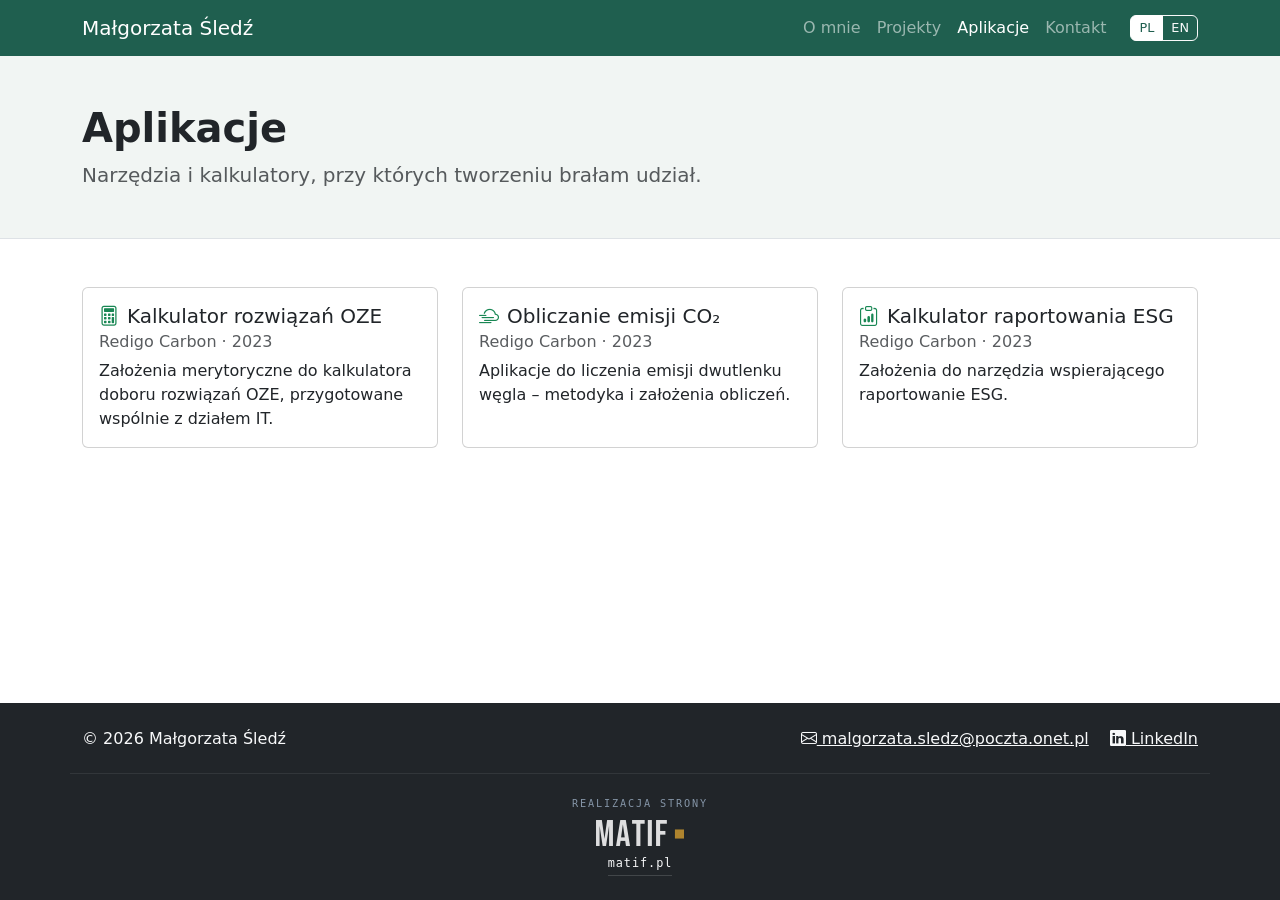
<file: aplikacje.html>
<!doctype html>
<html lang="pl">
<head>
<meta charset="utf-8">
<meta name="viewport" content="width=device-width, initial-scale=1">
<title>Aplikacje – Małgorzata Śledź</title>
<link rel="alternate" hreflang="en" href="en/apps.html">
<link href="https://cdn.jsdelivr.net/npm/bootstrap@5.3.3/dist/css/bootstrap.min.css" rel="stylesheet">
<link href="https://cdn.jsdelivr.net/npm/bootstrap-icons@1.11.3/font/bootstrap-icons.min.css" rel="stylesheet">
<link href="style.css" rel="stylesheet">
</head>
<body>

<nav class="navbar navbar-expand-md navbar-dark fixed-top">
  <div class="container">
    <a class="navbar-brand" href="index.html">Małgorzata Śledź</a>
    <button class="navbar-toggler" type="button" data-bs-toggle="collapse" data-bs-target="#menu" aria-controls="menu" aria-expanded="false" aria-label="Menu">
      <span class="navbar-toggler-icon"></span>
    </button>
    <div class="collapse navbar-collapse" id="menu">
      <ul class="navbar-nav ms-auto me-md-3">
        <li class="nav-item"><a class="nav-link" href="index.html">O mnie</a></li>
        <li class="nav-item"><a class="nav-link" href="projekty.html">Projekty</a></li>
        <li class="nav-item"><a class="nav-link active" aria-current="page" href="aplikacje.html">Aplikacje</a></li>
        <li class="nav-item"><a class="nav-link" href="kontakt.html">Kontakt</a></li>
      </ul>
      <div class="btn-group lang-switch my-2 my-md-0">
        <a class="btn btn-outline-light active" href="aplikacje.html">PL</a>
        <a class="btn btn-outline-light" href="en/apps.html">EN</a>
      </div>
    </div>
  </div>
</nav>

<main>
<header class="page-head py-5 border-bottom">
  <div class="container">
    <h1 class="fw-semibold">Aplikacje</h1>
    <p class="lead text-muted mb-0">Narzędzia i kalkulatory, przy których tworzeniu brałam udział.</p>
  </div>
</header>

<section class="py-5">
  <div class="container">
    <!-- TODO: uzupełnić listę aplikacji, opisy, zrzuty ekranu i linki -->
    <div class="row g-4">
      <div class="col-md-6 col-lg-4">
        <div class="card h-100">
          <div class="card-body">
            <h5 class="card-title"><i class="bi bi-calculator me-2 text-success"></i>Kalkulator rozwiązań OZE</h5>
            <h6 class="card-subtitle text-muted mb-2">Redigo Carbon · 2023</h6>
            <p class="card-text">Założenia merytoryczne do kalkulatora doboru rozwiązań OZE, przygotowane wspólnie z działem IT.</p>
          </div>
        </div>
      </div>
      <div class="col-md-6 col-lg-4">
        <div class="card h-100">
          <div class="card-body">
            <h5 class="card-title"><i class="bi bi-cloud-haze2 me-2 text-success"></i>Obliczanie emisji CO₂</h5>
            <h6 class="card-subtitle text-muted mb-2">Redigo Carbon · 2023</h6>
            <p class="card-text">Aplikacje do liczenia emisji dwutlenku węgla – metodyka i założenia obliczeń.</p>
          </div>
        </div>
      </div>
      <div class="col-md-6 col-lg-4">
        <div class="card h-100">
          <div class="card-body">
            <h5 class="card-title"><i class="bi bi-clipboard-data me-2 text-success"></i>Kalkulator raportowania ESG</h5>
            <h6 class="card-subtitle text-muted mb-2">Redigo Carbon · 2023</h6>
            <p class="card-text">Założenia do narzędzia wspierającego raportowanie ESG.</p>
          </div>
        </div>
      </div>
    </div>
  </div>
</section>
</main>

<footer class="bg-dark text-light py-4" id="kontakt">
  <div class="container d-flex flex-wrap justify-content-between gap-2">
    <span>© 2026 Małgorzata Śledź</span>
    <span>
      <a class="link-light me-3" href="mailto:malgorzata.sledz@poczta.onet.pl"><i class="bi bi-envelope"></i> malgorzata.sledz@poczta.onet.pl</a>
      <a class="link-light" href="https://www.linkedin.com/in/malgorzatasledz9797"><i class="bi bi-linkedin"></i> LinkedIn</a>
    </span>
  </div>
  <div class="container fcredit">
    <a class="credit" href="https://matif.pl" target="_blank" rel="noopener">
      <span class="credit-by">Realizacja strony</span>
      <img src="matif-logo.png" alt="MatIf" width="88" height="26" loading="lazy">
      <span class="credit-dom">matif.pl</span>
    </a>
  </div>
</footer>

<script src="https://cdn.jsdelivr.net/npm/bootstrap@5.3.3/dist/js/bootstrap.bundle.min.js"></script>
</body>
</html>
</file>
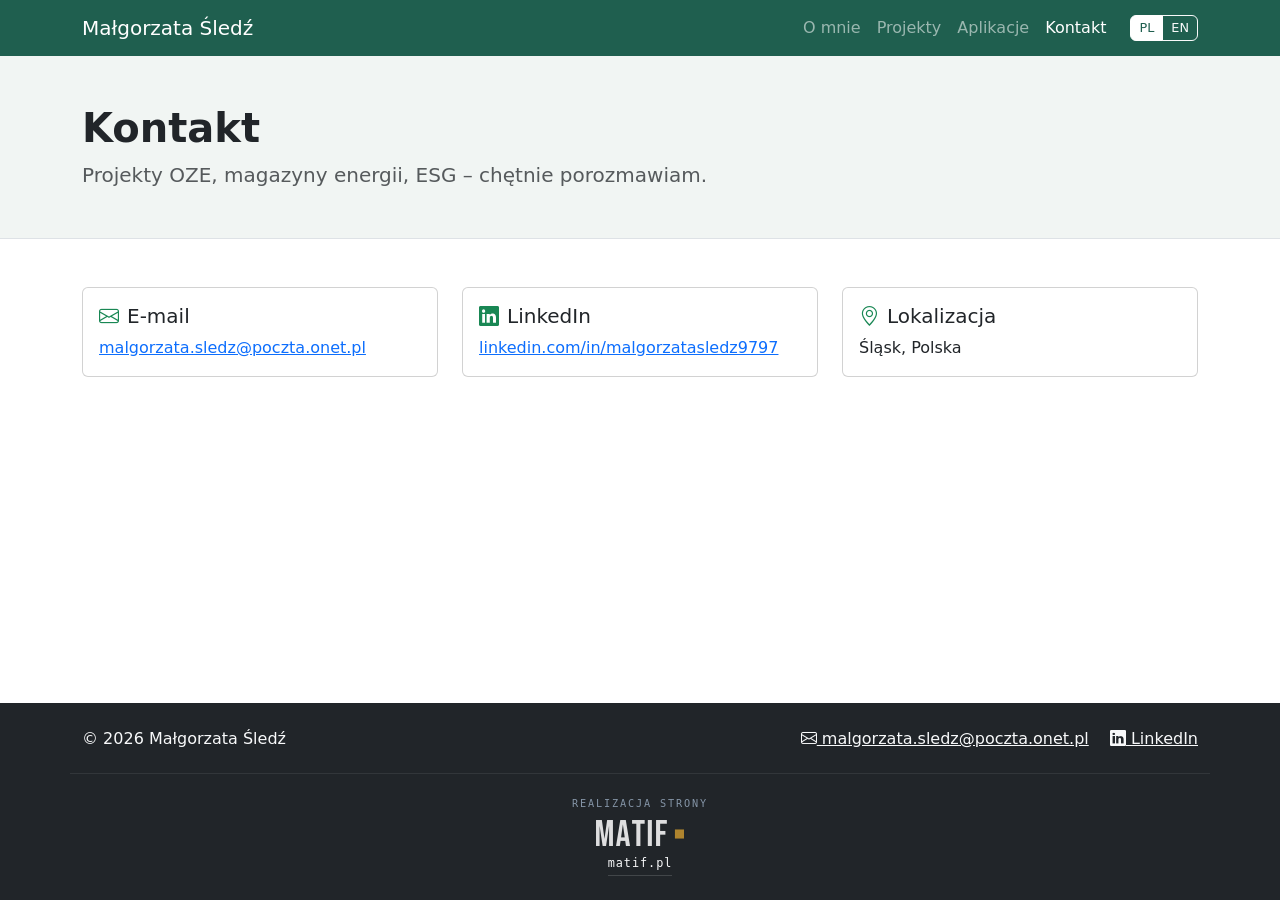
<file: kontakt.html>
<!doctype html>
<html lang="pl">
<head>
<meta charset="utf-8">
<meta name="viewport" content="width=device-width, initial-scale=1">
<title>Kontakt – Małgorzata Śledź</title>
<link rel="alternate" hreflang="en" href="en/contact.html">
<link href="https://cdn.jsdelivr.net/npm/bootstrap@5.3.3/dist/css/bootstrap.min.css" rel="stylesheet">
<link href="https://cdn.jsdelivr.net/npm/bootstrap-icons@1.11.3/font/bootstrap-icons.min.css" rel="stylesheet">
<link href="style.css" rel="stylesheet">
</head>
<body>

<nav class="navbar navbar-expand-md navbar-dark fixed-top">
  <div class="container">
    <a class="navbar-brand" href="index.html">Małgorzata Śledź</a>
    <button class="navbar-toggler" type="button" data-bs-toggle="collapse" data-bs-target="#menu" aria-controls="menu" aria-expanded="false" aria-label="Menu">
      <span class="navbar-toggler-icon"></span>
    </button>
    <div class="collapse navbar-collapse" id="menu">
      <ul class="navbar-nav ms-auto me-md-3">
        <li class="nav-item"><a class="nav-link" href="index.html">O mnie</a></li>
        <li class="nav-item"><a class="nav-link" href="projekty.html">Projekty</a></li>
        <li class="nav-item"><a class="nav-link" href="aplikacje.html">Aplikacje</a></li>
        <li class="nav-item"><a class="nav-link active" aria-current="page" href="kontakt.html">Kontakt</a></li>
      </ul>
      <div class="btn-group lang-switch my-2 my-md-0">
        <a class="btn btn-outline-light active" href="kontakt.html">PL</a>
        <a class="btn btn-outline-light" href="en/contact.html">EN</a>
      </div>
    </div>
  </div>
</nav>

<main>
<header class="page-head py-5 border-bottom">
  <div class="container">
    <h1 class="fw-semibold">Kontakt</h1>
    <p class="lead text-muted mb-0">Projekty OZE, magazyny energii, ESG – chętnie porozmawiam.</p>
  </div>
</header>

<section class="py-5">
  <div class="container">
    <div class="row g-4">
      <div class="col-md-6 col-lg-4">
        <div class="card h-100">
          <div class="card-body">
            <h5 class="card-title"><i class="bi bi-envelope me-2 text-success"></i>E-mail</h5>
            <p class="card-text"><a href="mailto:malgorzata.sledz@poczta.onet.pl">malgorzata.sledz@poczta.onet.pl</a></p>
          </div>
        </div>
      </div>
      <div class="col-md-6 col-lg-4">
        <div class="card h-100">
          <div class="card-body">
            <h5 class="card-title"><i class="bi bi-linkedin me-2 text-success"></i>LinkedIn</h5>
            <p class="card-text"><a href="https://www.linkedin.com/in/malgorzatasledz9797">linkedin.com/in/malgorzatasledz9797</a></p>
          </div>
        </div>
      </div>
      <div class="col-md-6 col-lg-4">
        <div class="card h-100">
          <div class="card-body">
            <h5 class="card-title"><i class="bi bi-geo-alt me-2 text-success"></i>Lokalizacja</h5>
            <p class="card-text">Śląsk, Polska</p>
          </div>
        </div>
      </div>
    </div>
  </div>
</section>
</main>

<footer class="bg-dark text-light py-4">
  <div class="container d-flex flex-wrap justify-content-between gap-2">
    <span>© 2026 Małgorzata Śledź</span>
    <span>
      <a class="link-light me-3" href="mailto:malgorzata.sledz@poczta.onet.pl"><i class="bi bi-envelope"></i> malgorzata.sledz@poczta.onet.pl</a>
      <a class="link-light" href="https://www.linkedin.com/in/malgorzatasledz9797"><i class="bi bi-linkedin"></i> LinkedIn</a>
    </span>
  </div>
  <div class="container fcredit">
    <a class="credit" href="https://matif.pl" target="_blank" rel="noopener">
      <span class="credit-by">Realizacja strony</span>
      <img src="matif-logo.png" alt="MatIf" width="88" height="26" loading="lazy">
      <span class="credit-dom">matif.pl</span>
    </a>
  </div>
</footer>

<script src="https://cdn.jsdelivr.net/npm/bootstrap@5.3.3/dist/js/bootstrap.bundle.min.js"></script>
</body>
</html>
</file>
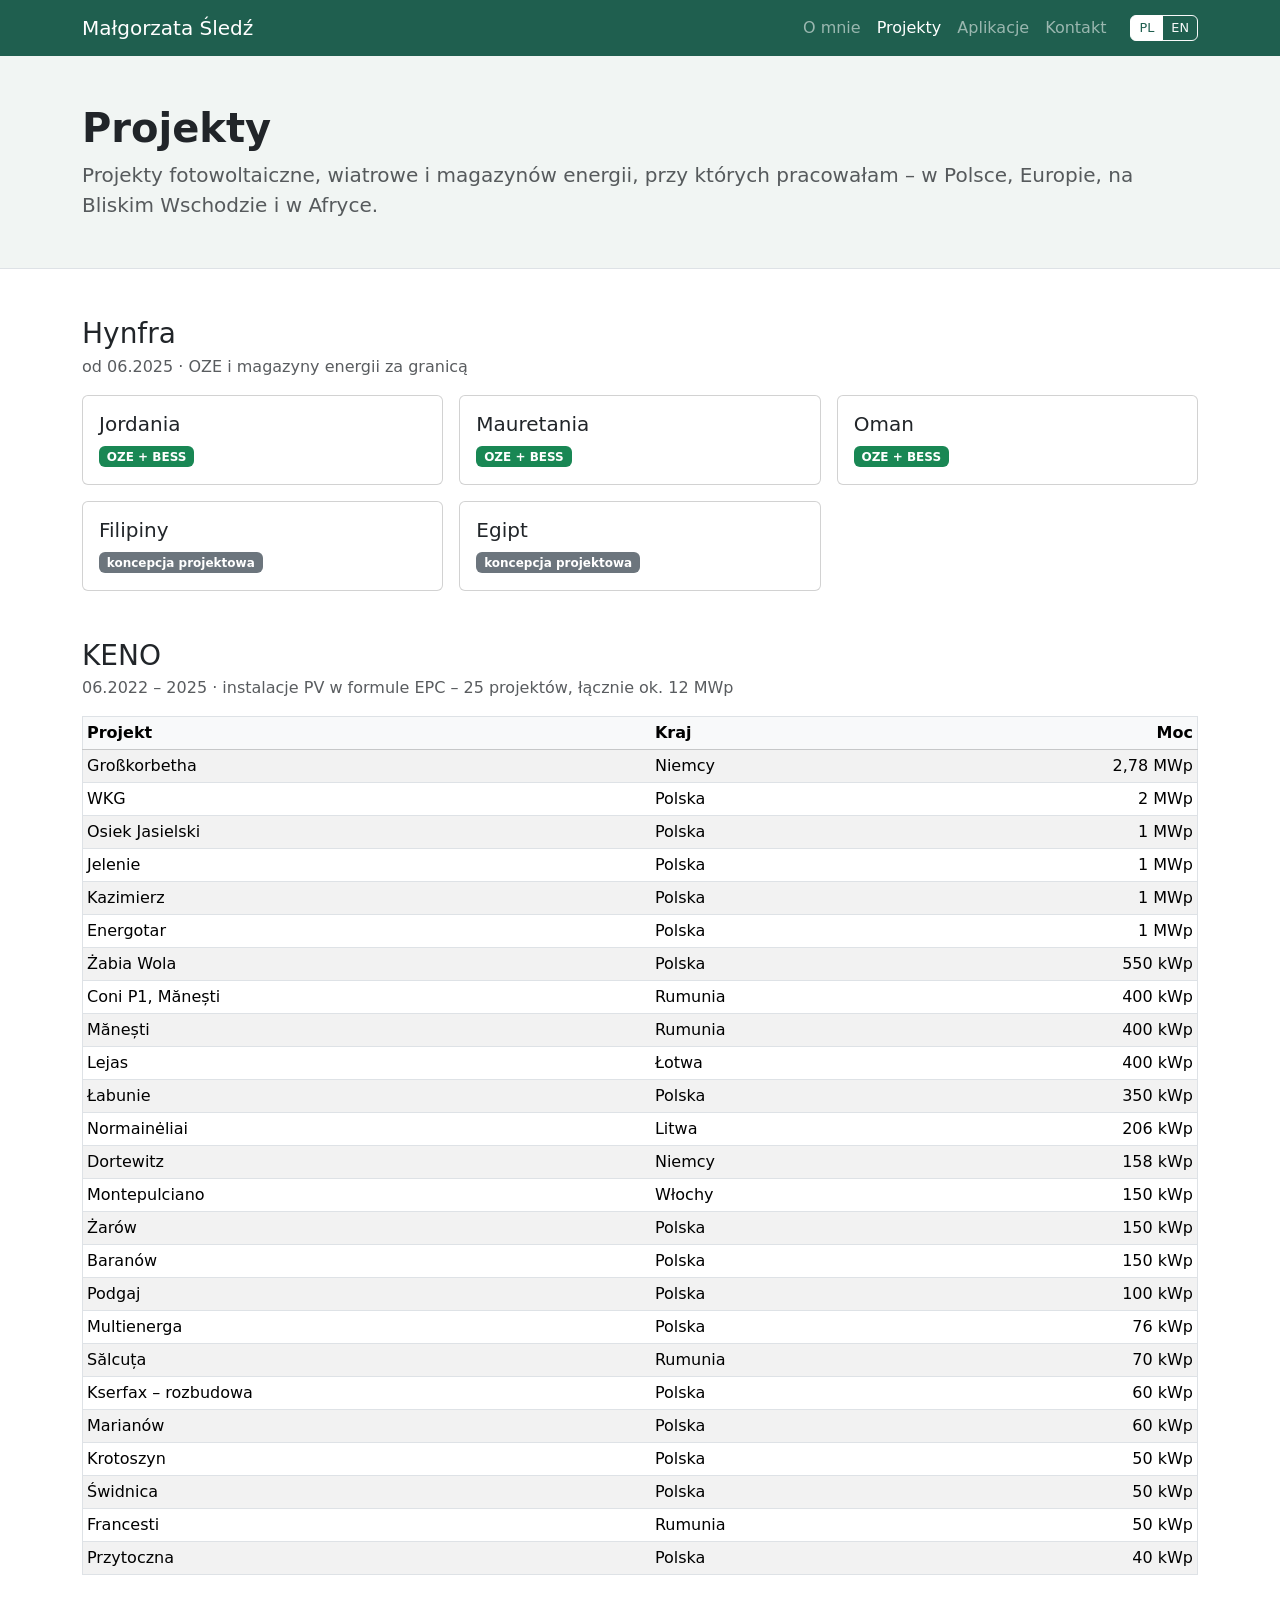
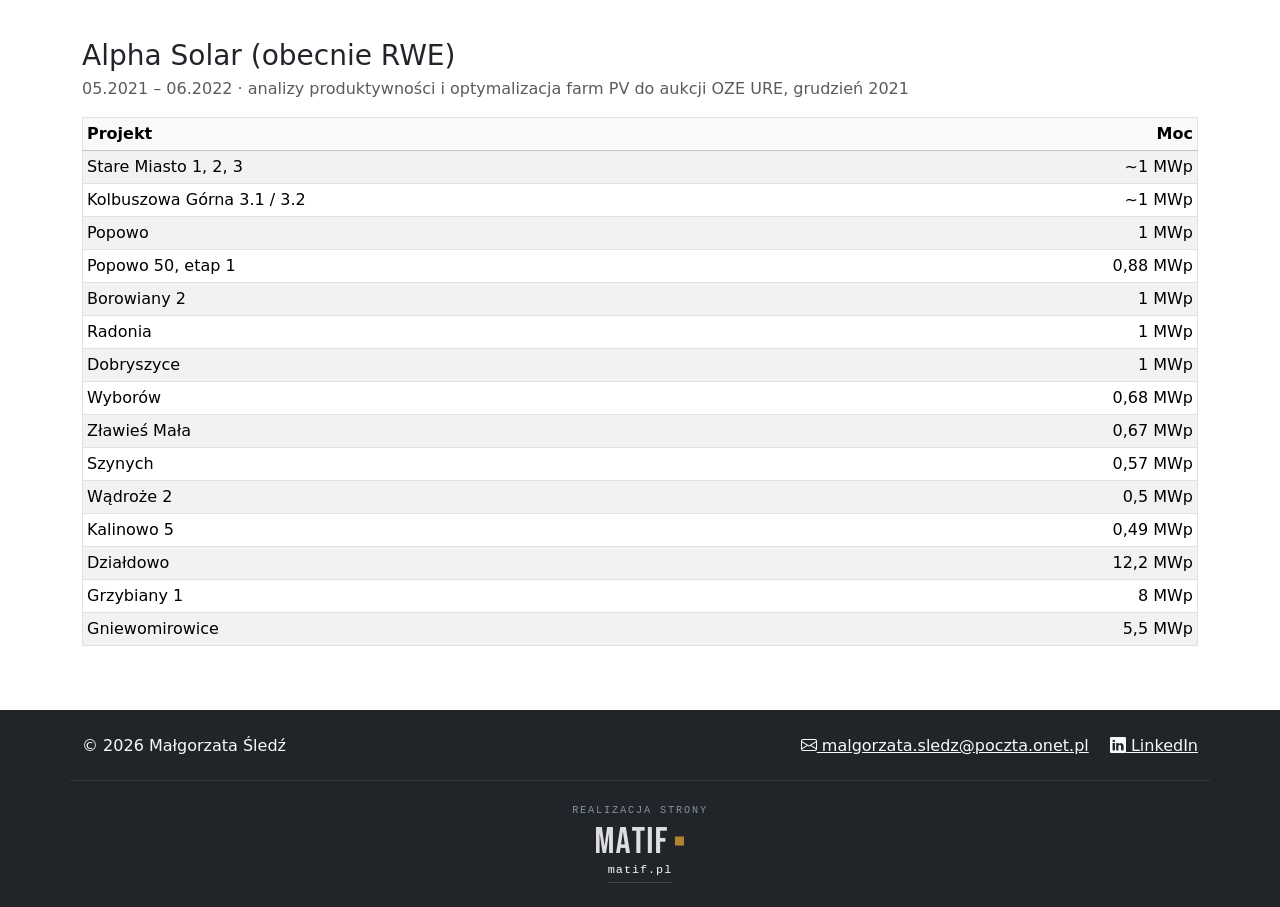
<file: projekty.html>
<!doctype html>
<html lang="pl">
<head>
<meta charset="utf-8">
<meta name="viewport" content="width=device-width, initial-scale=1">
<title>Projekty – Małgorzata Śledź</title>
<link rel="alternate" hreflang="en" href="en/projects.html">
<link href="https://cdn.jsdelivr.net/npm/bootstrap@5.3.3/dist/css/bootstrap.min.css" rel="stylesheet">
<link href="https://cdn.jsdelivr.net/npm/bootstrap-icons@1.11.3/font/bootstrap-icons.min.css" rel="stylesheet">
<link href="style.css" rel="stylesheet">
</head>
<body>

<nav class="navbar navbar-expand-md navbar-dark fixed-top">
  <div class="container">
    <a class="navbar-brand" href="index.html">Małgorzata Śledź</a>
    <button class="navbar-toggler" type="button" data-bs-toggle="collapse" data-bs-target="#menu" aria-controls="menu" aria-expanded="false" aria-label="Menu">
      <span class="navbar-toggler-icon"></span>
    </button>
    <div class="collapse navbar-collapse" id="menu">
      <ul class="navbar-nav ms-auto me-md-3">
        <li class="nav-item"><a class="nav-link" href="index.html">O mnie</a></li>
        <li class="nav-item"><a class="nav-link active" aria-current="page" href="projekty.html">Projekty</a></li>
        <li class="nav-item"><a class="nav-link" href="aplikacje.html">Aplikacje</a></li>
        <li class="nav-item"><a class="nav-link" href="kontakt.html">Kontakt</a></li>
      </ul>
      <div class="btn-group lang-switch my-2 my-md-0">
        <a class="btn btn-outline-light active" href="projekty.html">PL</a>
        <a class="btn btn-outline-light" href="en/projects.html">EN</a>
      </div>
    </div>
  </div>
</nav>

<main>
<header class="page-head py-5 border-bottom">
  <div class="container">
    <h1 class="fw-semibold">Projekty</h1>
    <p class="lead text-muted mb-0">Projekty fotowoltaiczne, wiatrowe i magazynów energii, przy których pracowałam – w Polsce, Europie, na Bliskim Wschodzie i w Afryce.</p>
  </div>
</header>

<section class="py-5">
  <div class="container">

    <h2 class="h3 mb-1">Hynfra</h2>
    <p class="text-muted">od 06.2025 · OZE i magazyny energii za granicą</p>
    <div class="row g-3 mb-5">
      <div class="col-sm-6 col-lg-4"><div class="card h-100"><div class="card-body"><h5 class="card-title">Jordania</h5><span class="badge text-bg-success">OZE + BESS</span></div></div></div>
      <div class="col-sm-6 col-lg-4"><div class="card h-100"><div class="card-body"><h5 class="card-title">Mauretania</h5><span class="badge text-bg-success">OZE + BESS</span></div></div></div>
      <div class="col-sm-6 col-lg-4"><div class="card h-100"><div class="card-body"><h5 class="card-title">Oman</h5><span class="badge text-bg-success">OZE + BESS</span></div></div></div>
      <div class="col-sm-6 col-lg-4"><div class="card h-100"><div class="card-body"><h5 class="card-title">Filipiny</h5><span class="badge text-bg-secondary">koncepcja projektowa</span></div></div></div>
      <div class="col-sm-6 col-lg-4"><div class="card h-100"><div class="card-body"><h5 class="card-title">Egipt</h5><span class="badge text-bg-secondary">koncepcja projektowa</span></div></div></div>
    </div>

    <h2 class="h3 mb-1">KENO</h2>
    <p class="text-muted">06.2022 – 2025 · instalacje PV w formule EPC – 25 projektów, łącznie ok. 12 MWp</p>
    <div class="table-responsive mb-5">
      <table class="table table-sm table-striped border">
        <thead class="table-light"><tr><th>Projekt</th><th>Kraj</th><th class="text-end">Moc</th></tr></thead>
        <tbody>
          <tr><td>Großkorbetha</td><td>Niemcy</td><td class="text-end">2,78 MWp</td></tr>
          <tr><td>WKG</td><td>Polska</td><td class="text-end">2 MWp</td></tr>
          <tr><td>Osiek Jasielski</td><td>Polska</td><td class="text-end">1 MWp</td></tr>
          <tr><td>Jelenie</td><td>Polska</td><td class="text-end">1 MWp</td></tr>
          <tr><td>Kazimierz</td><td>Polska</td><td class="text-end">1 MWp</td></tr>
          <tr><td>Energotar</td><td>Polska</td><td class="text-end">1 MWp</td></tr>
          <tr><td>Żabia Wola</td><td>Polska</td><td class="text-end">550 kWp</td></tr>
          <tr><td>Coni P1, Mănești</td><td>Rumunia</td><td class="text-end">400 kWp</td></tr>
          <tr><td>Mănești</td><td>Rumunia</td><td class="text-end">400 kWp</td></tr>
          <tr><td>Lejas</td><td>Łotwa</td><td class="text-end">400 kWp</td></tr>
          <tr><td>Łabunie</td><td>Polska</td><td class="text-end">350 kWp</td></tr>
          <tr><td>Normainėliai</td><td>Litwa</td><td class="text-end">206 kWp</td></tr>
          <tr><td>Dortewitz</td><td>Niemcy</td><td class="text-end">158 kWp</td></tr>
          <tr><td>Montepulciano</td><td>Włochy</td><td class="text-end">150 kWp</td></tr>
          <tr><td>Żarów</td><td>Polska</td><td class="text-end">150 kWp</td></tr>
          <tr><td>Baranów</td><td>Polska</td><td class="text-end">150 kWp</td></tr>
          <tr><td>Podgaj</td><td>Polska</td><td class="text-end">100 kWp</td></tr>
          <tr><td>Multienerga</td><td>Polska</td><td class="text-end">76 kWp</td></tr>
          <tr><td>Sălcuța</td><td>Rumunia</td><td class="text-end">70 kWp</td></tr>
          <tr><td>Kserfax – rozbudowa</td><td>Polska</td><td class="text-end">60 kWp</td></tr>
          <tr><td>Marianów</td><td>Polska</td><td class="text-end">60 kWp</td></tr>
          <tr><td>Krotoszyn</td><td>Polska</td><td class="text-end">50 kWp</td></tr>
          <tr><td>Świdnica</td><td>Polska</td><td class="text-end">50 kWp</td></tr>
          <tr><td>Francesti</td><td>Rumunia</td><td class="text-end">50 kWp</td></tr>
          <tr><td>Przytoczna</td><td>Polska</td><td class="text-end">40 kWp</td></tr>
        </tbody>
      </table>
    </div>

    <h2 class="h3 mb-1">Alpha Solar (obecnie RWE)</h2>
    <p class="text-muted">05.2021 – 06.2022 · analizy produktywności i optymalizacja farm PV do aukcji OZE URE, grudzień 2021</p>
    <div class="table-responsive">
      <table class="table table-sm table-striped border">
        <thead class="table-light"><tr><th>Projekt</th><th class="text-end">Moc</th></tr></thead>
        <tbody>
          <tr><td>Stare Miasto 1, 2, 3</td><td class="text-end">~1 MWp</td></tr>
          <tr><td>Kolbuszowa Górna 3.1 / 3.2</td><td class="text-end">~1 MWp</td></tr>
          <tr><td>Popowo</td><td class="text-end">1 MWp</td></tr>
          <tr><td>Popowo 50, etap 1</td><td class="text-end">0,88 MWp</td></tr>
          <tr><td>Borowiany 2</td><td class="text-end">1 MWp</td></tr>
          <tr><td>Radonia</td><td class="text-end">1 MWp</td></tr>
          <tr><td>Dobryszyce</td><td class="text-end">1 MWp</td></tr>
          <tr><td>Wyborów</td><td class="text-end">0,68 MWp</td></tr>
          <tr><td>Zławieś Mała</td><td class="text-end">0,67 MWp</td></tr>
          <tr><td>Szynych</td><td class="text-end">0,57 MWp</td></tr>
          <tr><td>Wądroże 2</td><td class="text-end">0,5 MWp</td></tr>
          <tr><td>Kalinowo 5</td><td class="text-end">0,49 MWp</td></tr>
          <tr><td>Działdowo</td><td class="text-end">12,2 MWp</td></tr>
          <tr><td>Grzybiany 1</td><td class="text-end">8 MWp</td></tr>
          <tr><td>Gniewomirowice</td><td class="text-end">5,5 MWp</td></tr>
        </tbody>
      </table>
    </div>

  </div>
</section>
</main>

<footer class="bg-dark text-light py-4" id="kontakt">
  <div class="container d-flex flex-wrap justify-content-between gap-2">
    <span>© 2026 Małgorzata Śledź</span>
    <span>
      <a class="link-light me-3" href="mailto:malgorzata.sledz@poczta.onet.pl"><i class="bi bi-envelope"></i> malgorzata.sledz@poczta.onet.pl</a>
      <a class="link-light" href="https://www.linkedin.com/in/malgorzatasledz9797"><i class="bi bi-linkedin"></i> LinkedIn</a>
    </span>
  </div>
  <div class="container fcredit">
    <a class="credit" href="https://matif.pl" target="_blank" rel="noopener">
      <span class="credit-by">Realizacja strony</span>
      <img src="matif-logo.png" alt="MatIf" width="88" height="26" loading="lazy">
      <span class="credit-dom">matif.pl</span>
    </a>
  </div>
</footer>

<script src="https://cdn.jsdelivr.net/npm/bootstrap@5.3.3/dist/js/bootstrap.bundle.min.js"></script>
</body>
</html>
</file>
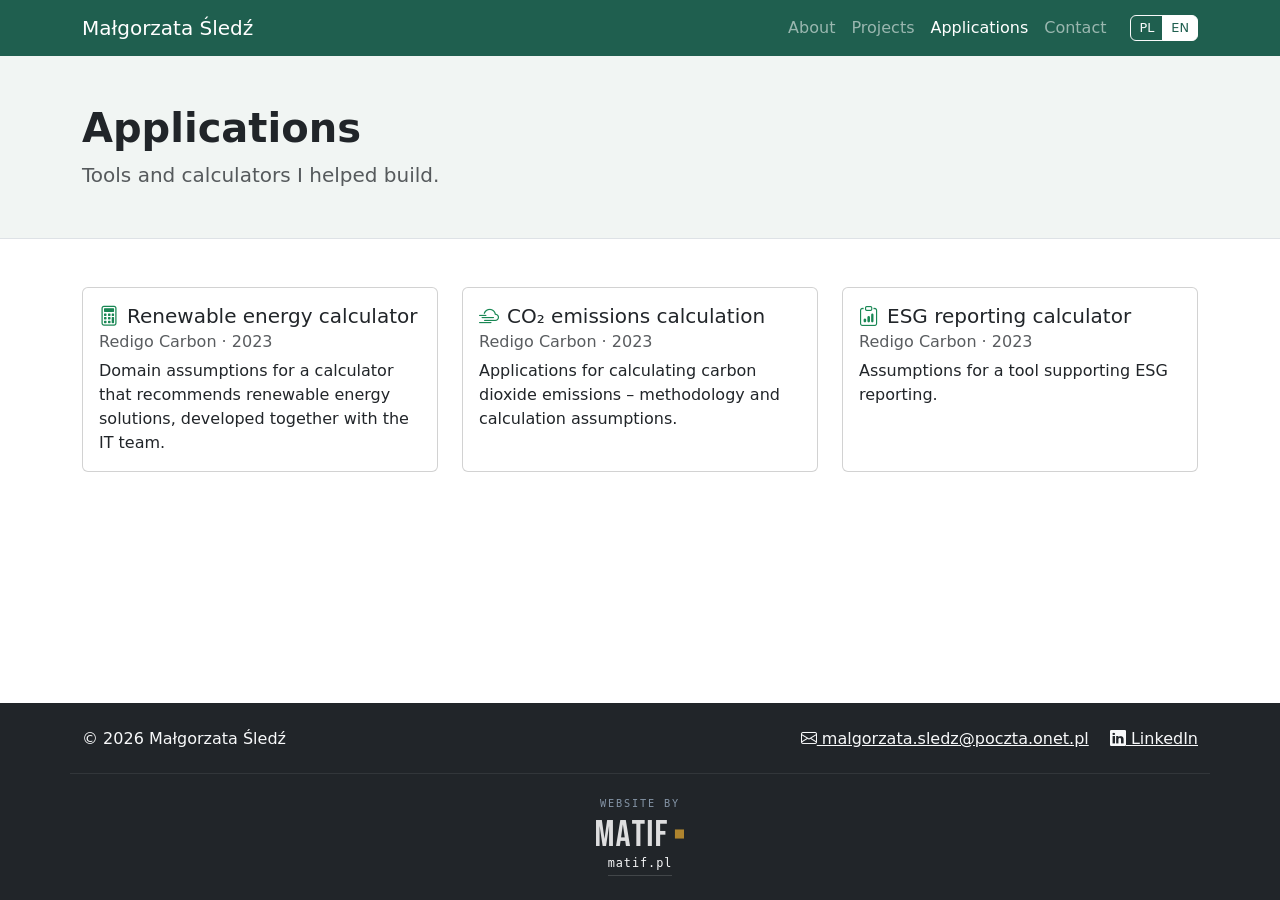
<file: en/apps.html>
<!doctype html>
<html lang="en">
<head>
<meta charset="utf-8">
<meta name="viewport" content="width=device-width, initial-scale=1">
<title>Applications – Małgorzata Śledź</title>
<link rel="alternate" hreflang="pl" href="../aplikacje.html">
<link href="https://cdn.jsdelivr.net/npm/bootstrap@5.3.3/dist/css/bootstrap.min.css" rel="stylesheet">
<link href="https://cdn.jsdelivr.net/npm/bootstrap-icons@1.11.3/font/bootstrap-icons.min.css" rel="stylesheet">
<link href="../style.css" rel="stylesheet">
</head>
<body>

<nav class="navbar navbar-expand-md navbar-dark fixed-top">
  <div class="container">
    <a class="navbar-brand" href="index.html">Małgorzata Śledź</a>
    <button class="navbar-toggler" type="button" data-bs-toggle="collapse" data-bs-target="#menu" aria-controls="menu" aria-expanded="false" aria-label="Menu">
      <span class="navbar-toggler-icon"></span>
    </button>
    <div class="collapse navbar-collapse" id="menu">
      <ul class="navbar-nav ms-auto me-md-3">
        <li class="nav-item"><a class="nav-link" href="index.html">About</a></li>
        <li class="nav-item"><a class="nav-link" href="projects.html">Projects</a></li>
        <li class="nav-item"><a class="nav-link active" aria-current="page" href="apps.html">Applications</a></li>
        <li class="nav-item"><a class="nav-link" href="contact.html">Contact</a></li>
      </ul>
      <div class="btn-group lang-switch my-2 my-md-0">
        <a class="btn btn-outline-light" href="../aplikacje.html">PL</a>
        <a class="btn btn-outline-light active" href="apps.html">EN</a>
      </div>
    </div>
  </div>
</nav>

<main>
<header class="page-head py-5 border-bottom">
  <div class="container">
    <h1 class="fw-semibold">Applications</h1>
    <p class="lead text-muted mb-0">Tools and calculators I helped build.</p>
  </div>
</header>

<section class="py-5">
  <div class="container">
    <!-- TODO: fill in the list of applications, descriptions, screenshots and links -->
    <div class="row g-4">
      <div class="col-md-6 col-lg-4">
        <div class="card h-100">
          <div class="card-body">
            <h5 class="card-title"><i class="bi bi-calculator me-2 text-success"></i>Renewable energy calculator</h5>
            <h6 class="card-subtitle text-muted mb-2">Redigo Carbon · 2023</h6>
            <p class="card-text">Domain assumptions for a calculator that recommends renewable energy solutions, developed together with the IT team.</p>
          </div>
        </div>
      </div>
      <div class="col-md-6 col-lg-4">
        <div class="card h-100">
          <div class="card-body">
            <h5 class="card-title"><i class="bi bi-cloud-haze2 me-2 text-success"></i>CO₂ emissions calculation</h5>
            <h6 class="card-subtitle text-muted mb-2">Redigo Carbon · 2023</h6>
            <p class="card-text">Applications for calculating carbon dioxide emissions – methodology and calculation assumptions.</p>
          </div>
        </div>
      </div>
      <div class="col-md-6 col-lg-4">
        <div class="card h-100">
          <div class="card-body">
            <h5 class="card-title"><i class="bi bi-clipboard-data me-2 text-success"></i>ESG reporting calculator</h5>
            <h6 class="card-subtitle text-muted mb-2">Redigo Carbon · 2023</h6>
            <p class="card-text">Assumptions for a tool supporting ESG reporting.</p>
          </div>
        </div>
      </div>
    </div>
  </div>
</section>
</main>

<footer class="bg-dark text-light py-4" id="contact">
  <div class="container d-flex flex-wrap justify-content-between gap-2">
    <span>© 2026 Małgorzata Śledź</span>
    <span>
      <a class="link-light me-3" href="mailto:malgorzata.sledz@poczta.onet.pl"><i class="bi bi-envelope"></i> malgorzata.sledz@poczta.onet.pl</a>
      <a class="link-light" href="https://www.linkedin.com/in/malgorzatasledz9797"><i class="bi bi-linkedin"></i> LinkedIn</a>
    </span>
  </div>
  <div class="container fcredit">
    <a class="credit" href="https://matif.pl" target="_blank" rel="noopener">
      <span class="credit-by">Website by</span>
      <img src="../matif-logo.png" alt="MatIf" width="88" height="26" loading="lazy">
      <span class="credit-dom">matif.pl</span>
    </a>
  </div>
</footer>

<script src="https://cdn.jsdelivr.net/npm/bootstrap@5.3.3/dist/js/bootstrap.bundle.min.js"></script>
</body>
</html>
</file>
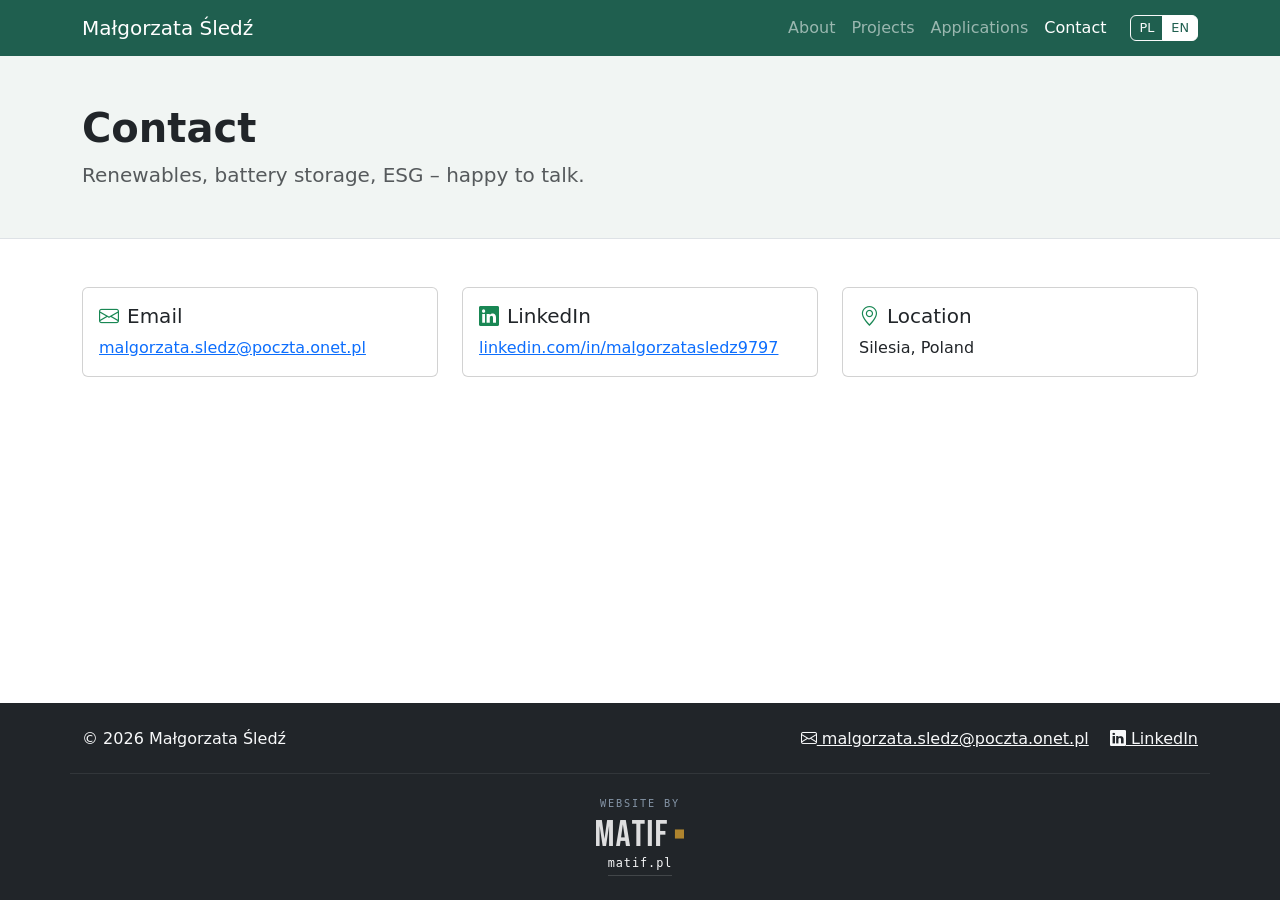
<file: en/contact.html>
<!doctype html>
<html lang="en">
<head>
<meta charset="utf-8">
<meta name="viewport" content="width=device-width, initial-scale=1">
<title>Contact – Małgorzata Śledź</title>
<link rel="alternate" hreflang="pl" href="../kontakt.html">
<link href="https://cdn.jsdelivr.net/npm/bootstrap@5.3.3/dist/css/bootstrap.min.css" rel="stylesheet">
<link href="https://cdn.jsdelivr.net/npm/bootstrap-icons@1.11.3/font/bootstrap-icons.min.css" rel="stylesheet">
<link href="../style.css" rel="stylesheet">
</head>
<body>

<nav class="navbar navbar-expand-md navbar-dark fixed-top">
  <div class="container">
    <a class="navbar-brand" href="index.html">Małgorzata Śledź</a>
    <button class="navbar-toggler" type="button" data-bs-toggle="collapse" data-bs-target="#menu" aria-controls="menu" aria-expanded="false" aria-label="Menu">
      <span class="navbar-toggler-icon"></span>
    </button>
    <div class="collapse navbar-collapse" id="menu">
      <ul class="navbar-nav ms-auto me-md-3">
        <li class="nav-item"><a class="nav-link" href="index.html">About</a></li>
        <li class="nav-item"><a class="nav-link" href="projects.html">Projects</a></li>
        <li class="nav-item"><a class="nav-link" href="apps.html">Applications</a></li>
        <li class="nav-item"><a class="nav-link active" aria-current="page" href="contact.html">Contact</a></li>
      </ul>
      <div class="btn-group lang-switch my-2 my-md-0">
        <a class="btn btn-outline-light" href="../kontakt.html">PL</a>
        <a class="btn btn-outline-light active" href="contact.html">EN</a>
      </div>
    </div>
  </div>
</nav>

<main>
<header class="page-head py-5 border-bottom">
  <div class="container">
    <h1 class="fw-semibold">Contact</h1>
    <p class="lead text-muted mb-0">Renewables, battery storage, ESG – happy to talk.</p>
  </div>
</header>

<section class="py-5">
  <div class="container">
    <div class="row g-4">
      <div class="col-md-6 col-lg-4">
        <div class="card h-100">
          <div class="card-body">
            <h5 class="card-title"><i class="bi bi-envelope me-2 text-success"></i>Email</h5>
            <p class="card-text"><a href="mailto:malgorzata.sledz@poczta.onet.pl">malgorzata.sledz@poczta.onet.pl</a></p>
          </div>
        </div>
      </div>
      <div class="col-md-6 col-lg-4">
        <div class="card h-100">
          <div class="card-body">
            <h5 class="card-title"><i class="bi bi-linkedin me-2 text-success"></i>LinkedIn</h5>
            <p class="card-text"><a href="https://www.linkedin.com/in/malgorzatasledz9797">linkedin.com/in/malgorzatasledz9797</a></p>
          </div>
        </div>
      </div>
      <div class="col-md-6 col-lg-4">
        <div class="card h-100">
          <div class="card-body">
            <h5 class="card-title"><i class="bi bi-geo-alt me-2 text-success"></i>Location</h5>
            <p class="card-text">Silesia, Poland</p>
          </div>
        </div>
      </div>
    </div>
  </div>
</section>
</main>

<footer class="bg-dark text-light py-4">
  <div class="container d-flex flex-wrap justify-content-between gap-2">
    <span>© 2026 Małgorzata Śledź</span>
    <span>
      <a class="link-light me-3" href="mailto:malgorzata.sledz@poczta.onet.pl"><i class="bi bi-envelope"></i> malgorzata.sledz@poczta.onet.pl</a>
      <a class="link-light" href="https://www.linkedin.com/in/malgorzatasledz9797"><i class="bi bi-linkedin"></i> LinkedIn</a>
    </span>
  </div>
  <div class="container fcredit">
    <a class="credit" href="https://matif.pl" target="_blank" rel="noopener">
      <span class="credit-by">Website by</span>
      <img src="../matif-logo.png" alt="MatIf" width="88" height="26" loading="lazy">
      <span class="credit-dom">matif.pl</span>
    </a>
  </div>
</footer>

<script src="https://cdn.jsdelivr.net/npm/bootstrap@5.3.3/dist/js/bootstrap.bundle.min.js"></script>
</body>
</html>
</file>
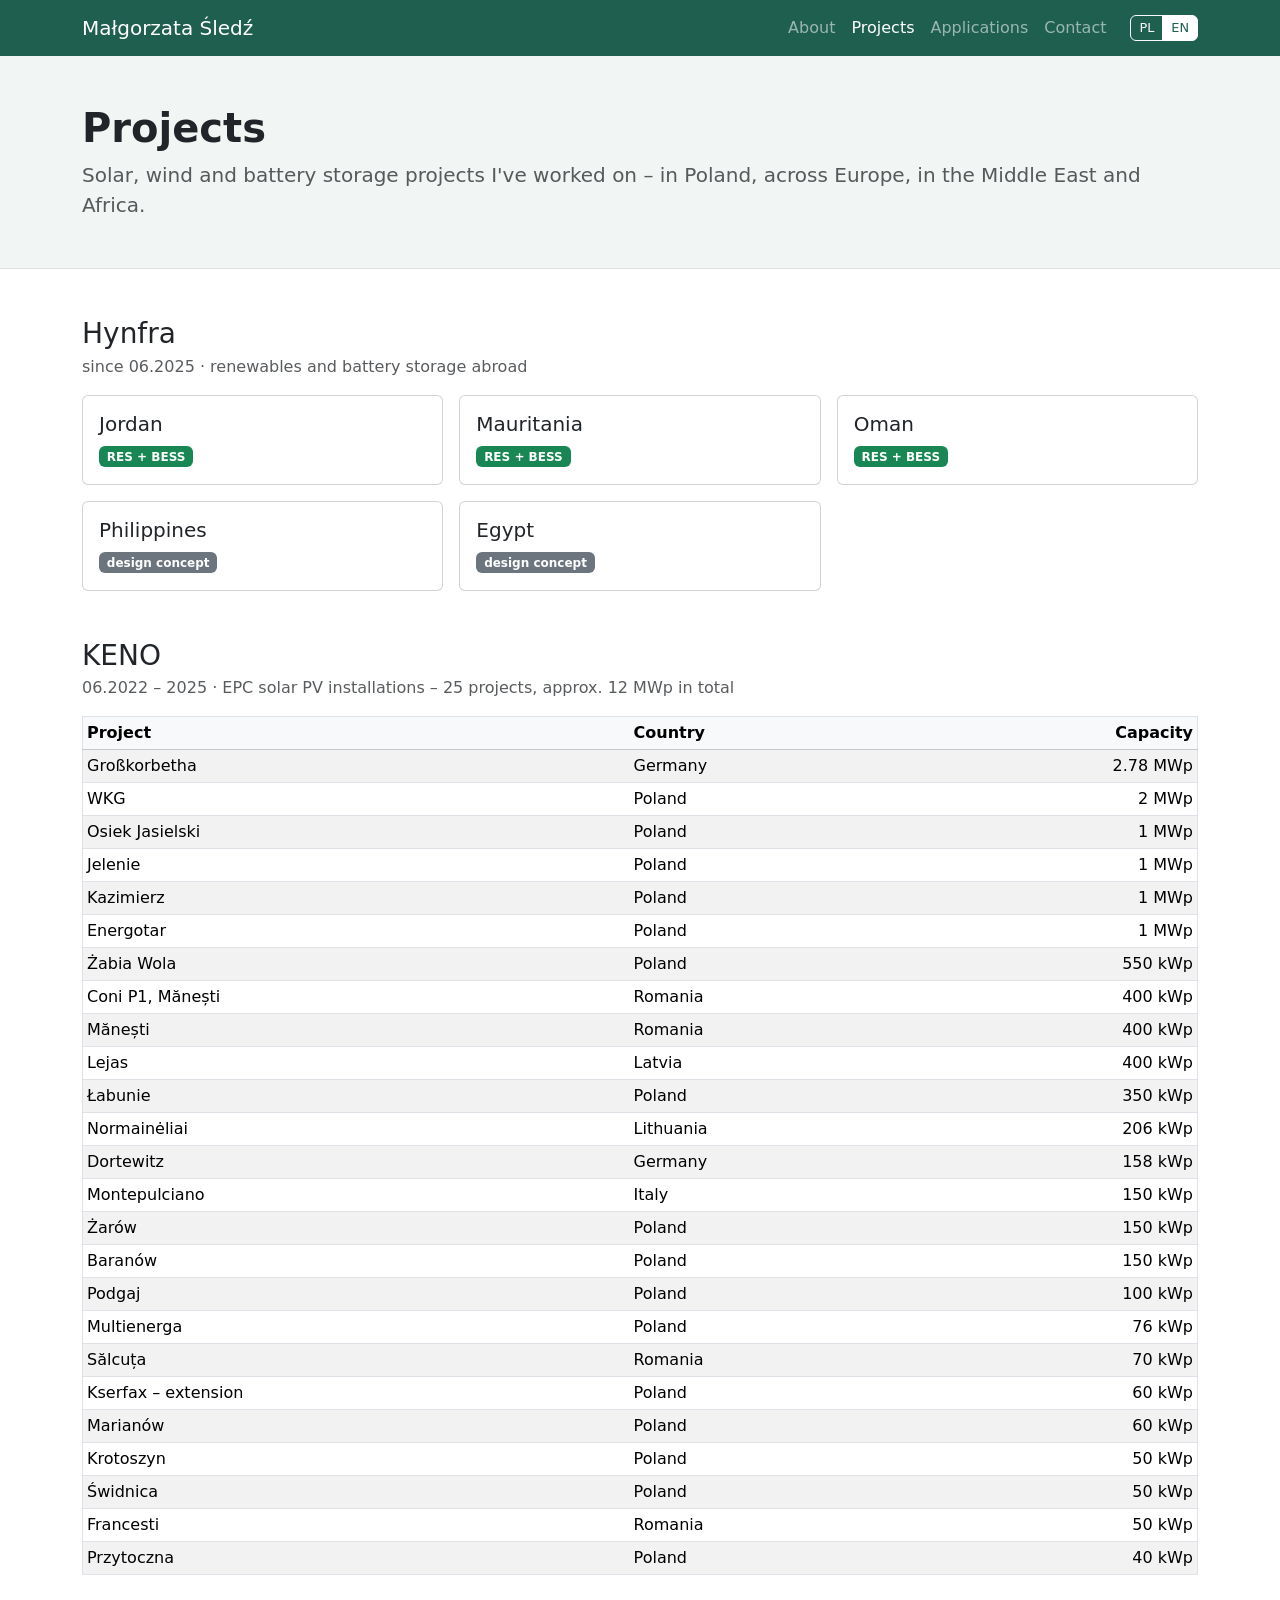
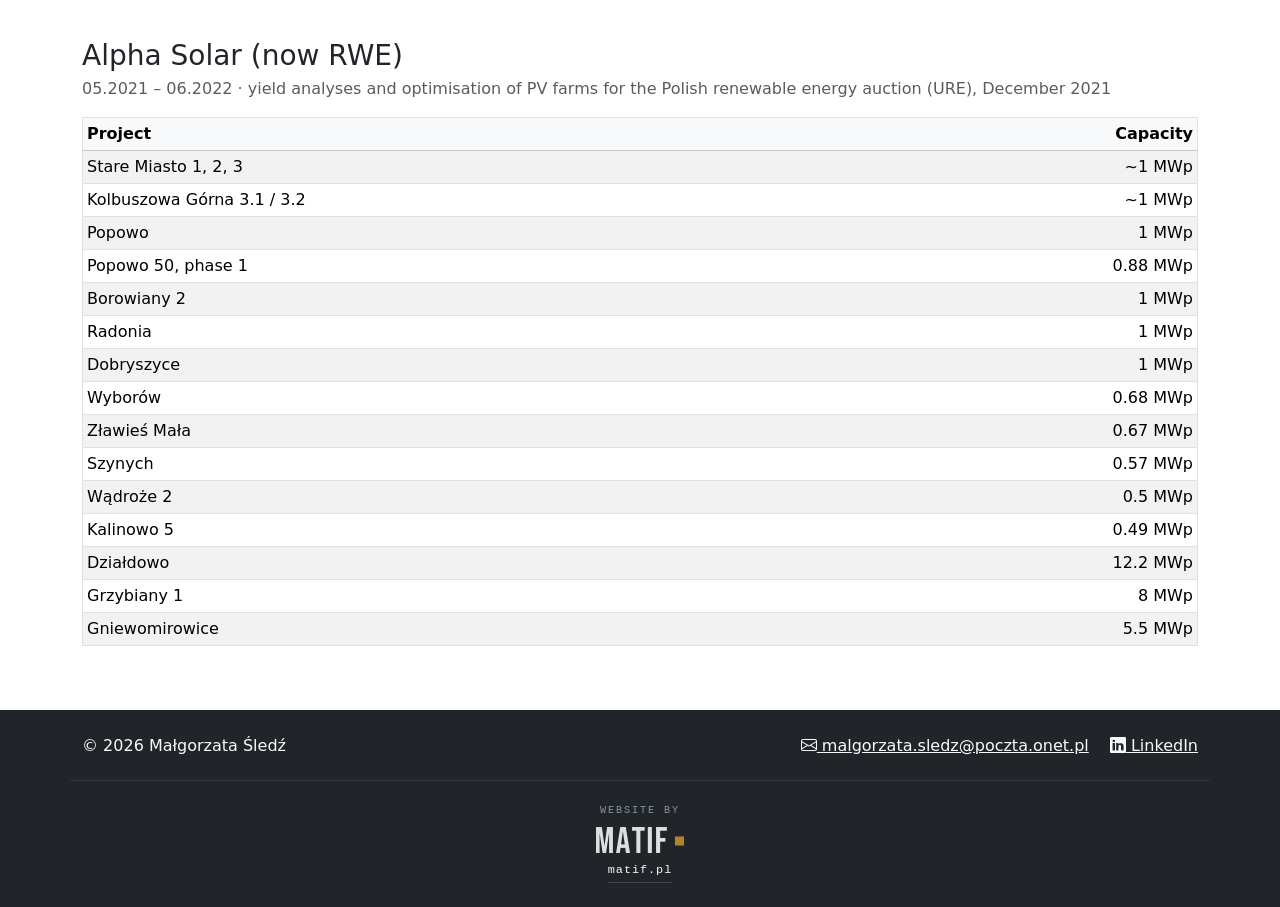
<file: en/projects.html>
<!doctype html>
<html lang="en">
<head>
<meta charset="utf-8">
<meta name="viewport" content="width=device-width, initial-scale=1">
<title>Projects – Małgorzata Śledź</title>
<link rel="alternate" hreflang="pl" href="../projekty.html">
<link href="https://cdn.jsdelivr.net/npm/bootstrap@5.3.3/dist/css/bootstrap.min.css" rel="stylesheet">
<link href="https://cdn.jsdelivr.net/npm/bootstrap-icons@1.11.3/font/bootstrap-icons.min.css" rel="stylesheet">
<link href="../style.css" rel="stylesheet">
</head>
<body>

<nav class="navbar navbar-expand-md navbar-dark fixed-top">
  <div class="container">
    <a class="navbar-brand" href="index.html">Małgorzata Śledź</a>
    <button class="navbar-toggler" type="button" data-bs-toggle="collapse" data-bs-target="#menu" aria-controls="menu" aria-expanded="false" aria-label="Menu">
      <span class="navbar-toggler-icon"></span>
    </button>
    <div class="collapse navbar-collapse" id="menu">
      <ul class="navbar-nav ms-auto me-md-3">
        <li class="nav-item"><a class="nav-link" href="index.html">About</a></li>
        <li class="nav-item"><a class="nav-link active" aria-current="page" href="projects.html">Projects</a></li>
        <li class="nav-item"><a class="nav-link" href="apps.html">Applications</a></li>
        <li class="nav-item"><a class="nav-link" href="contact.html">Contact</a></li>
      </ul>
      <div class="btn-group lang-switch my-2 my-md-0">
        <a class="btn btn-outline-light" href="../projekty.html">PL</a>
        <a class="btn btn-outline-light active" href="projects.html">EN</a>
      </div>
    </div>
  </div>
</nav>

<main>
<header class="page-head py-5 border-bottom">
  <div class="container">
    <h1 class="fw-semibold">Projects</h1>
    <p class="lead text-muted mb-0">Solar, wind and battery storage projects I've worked on – in Poland, across Europe, in the Middle East and Africa.</p>
  </div>
</header>

<section class="py-5">
  <div class="container">

    <h2 class="h3 mb-1">Hynfra</h2>
    <p class="text-muted">since 06.2025 · renewables and battery storage abroad</p>
    <div class="row g-3 mb-5">
      <div class="col-sm-6 col-lg-4"><div class="card h-100"><div class="card-body"><h5 class="card-title">Jordan</h5><span class="badge text-bg-success">RES + BESS</span></div></div></div>
      <div class="col-sm-6 col-lg-4"><div class="card h-100"><div class="card-body"><h5 class="card-title">Mauritania</h5><span class="badge text-bg-success">RES + BESS</span></div></div></div>
      <div class="col-sm-6 col-lg-4"><div class="card h-100"><div class="card-body"><h5 class="card-title">Oman</h5><span class="badge text-bg-success">RES + BESS</span></div></div></div>
      <div class="col-sm-6 col-lg-4"><div class="card h-100"><div class="card-body"><h5 class="card-title">Philippines</h5><span class="badge text-bg-secondary">design concept</span></div></div></div>
      <div class="col-sm-6 col-lg-4"><div class="card h-100"><div class="card-body"><h5 class="card-title">Egypt</h5><span class="badge text-bg-secondary">design concept</span></div></div></div>
    </div>

    <h2 class="h3 mb-1">KENO</h2>
    <p class="text-muted">06.2022 – 2025 · EPC solar PV installations – 25 projects, approx. 12 MWp in total</p>
    <div class="table-responsive mb-5">
      <table class="table table-sm table-striped border">
        <thead class="table-light"><tr><th>Project</th><th>Country</th><th class="text-end">Capacity</th></tr></thead>
        <tbody>
          <tr><td>Großkorbetha</td><td>Germany</td><td class="text-end">2.78 MWp</td></tr>
          <tr><td>WKG</td><td>Poland</td><td class="text-end">2 MWp</td></tr>
          <tr><td>Osiek Jasielski</td><td>Poland</td><td class="text-end">1 MWp</td></tr>
          <tr><td>Jelenie</td><td>Poland</td><td class="text-end">1 MWp</td></tr>
          <tr><td>Kazimierz</td><td>Poland</td><td class="text-end">1 MWp</td></tr>
          <tr><td>Energotar</td><td>Poland</td><td class="text-end">1 MWp</td></tr>
          <tr><td>Żabia Wola</td><td>Poland</td><td class="text-end">550 kWp</td></tr>
          <tr><td>Coni P1, Mănești</td><td>Romania</td><td class="text-end">400 kWp</td></tr>
          <tr><td>Mănești</td><td>Romania</td><td class="text-end">400 kWp</td></tr>
          <tr><td>Lejas</td><td>Latvia</td><td class="text-end">400 kWp</td></tr>
          <tr><td>Łabunie</td><td>Poland</td><td class="text-end">350 kWp</td></tr>
          <tr><td>Normainėliai</td><td>Lithuania</td><td class="text-end">206 kWp</td></tr>
          <tr><td>Dortewitz</td><td>Germany</td><td class="text-end">158 kWp</td></tr>
          <tr><td>Montepulciano</td><td>Italy</td><td class="text-end">150 kWp</td></tr>
          <tr><td>Żarów</td><td>Poland</td><td class="text-end">150 kWp</td></tr>
          <tr><td>Baranów</td><td>Poland</td><td class="text-end">150 kWp</td></tr>
          <tr><td>Podgaj</td><td>Poland</td><td class="text-end">100 kWp</td></tr>
          <tr><td>Multienerga</td><td>Poland</td><td class="text-end">76 kWp</td></tr>
          <tr><td>Sălcuța</td><td>Romania</td><td class="text-end">70 kWp</td></tr>
          <tr><td>Kserfax – extension</td><td>Poland</td><td class="text-end">60 kWp</td></tr>
          <tr><td>Marianów</td><td>Poland</td><td class="text-end">60 kWp</td></tr>
          <tr><td>Krotoszyn</td><td>Poland</td><td class="text-end">50 kWp</td></tr>
          <tr><td>Świdnica</td><td>Poland</td><td class="text-end">50 kWp</td></tr>
          <tr><td>Francesti</td><td>Romania</td><td class="text-end">50 kWp</td></tr>
          <tr><td>Przytoczna</td><td>Poland</td><td class="text-end">40 kWp</td></tr>
        </tbody>
      </table>
    </div>

    <h2 class="h3 mb-1">Alpha Solar (now RWE)</h2>
    <p class="text-muted">05.2021 – 06.2022 · yield analyses and optimisation of PV farms for the Polish renewable energy auction (URE), December 2021</p>
    <div class="table-responsive">
      <table class="table table-sm table-striped border">
        <thead class="table-light"><tr><th>Project</th><th class="text-end">Capacity</th></tr></thead>
        <tbody>
          <tr><td>Stare Miasto 1, 2, 3</td><td class="text-end">~1 MWp</td></tr>
          <tr><td>Kolbuszowa Górna 3.1 / 3.2</td><td class="text-end">~1 MWp</td></tr>
          <tr><td>Popowo</td><td class="text-end">1 MWp</td></tr>
          <tr><td>Popowo 50, phase 1</td><td class="text-end">0.88 MWp</td></tr>
          <tr><td>Borowiany 2</td><td class="text-end">1 MWp</td></tr>
          <tr><td>Radonia</td><td class="text-end">1 MWp</td></tr>
          <tr><td>Dobryszyce</td><td class="text-end">1 MWp</td></tr>
          <tr><td>Wyborów</td><td class="text-end">0.68 MWp</td></tr>
          <tr><td>Zławieś Mała</td><td class="text-end">0.67 MWp</td></tr>
          <tr><td>Szynych</td><td class="text-end">0.57 MWp</td></tr>
          <tr><td>Wądroże 2</td><td class="text-end">0.5 MWp</td></tr>
          <tr><td>Kalinowo 5</td><td class="text-end">0.49 MWp</td></tr>
          <tr><td>Działdowo</td><td class="text-end">12.2 MWp</td></tr>
          <tr><td>Grzybiany 1</td><td class="text-end">8 MWp</td></tr>
          <tr><td>Gniewomirowice</td><td class="text-end">5.5 MWp</td></tr>
        </tbody>
      </table>
    </div>

  </div>
</section>
</main>

<footer class="bg-dark text-light py-4" id="contact">
  <div class="container d-flex flex-wrap justify-content-between gap-2">
    <span>© 2026 Małgorzata Śledź</span>
    <span>
      <a class="link-light me-3" href="mailto:malgorzata.sledz@poczta.onet.pl"><i class="bi bi-envelope"></i> malgorzata.sledz@poczta.onet.pl</a>
      <a class="link-light" href="https://www.linkedin.com/in/malgorzatasledz9797"><i class="bi bi-linkedin"></i> LinkedIn</a>
    </span>
  </div>
  <div class="container fcredit">
    <a class="credit" href="https://matif.pl" target="_blank" rel="noopener">
      <span class="credit-by">Website by</span>
      <img src="../matif-logo.png" alt="MatIf" width="88" height="26" loading="lazy">
      <span class="credit-dom">matif.pl</span>
    </a>
  </div>
</footer>

<script src="https://cdn.jsdelivr.net/npm/bootstrap@5.3.3/dist/js/bootstrap.bundle.min.js"></script>
</body>
</html>
</file>
<file: style.css>
body{padding-top:56px;display:flex;flex-direction:column;min-height:100vh}
main{flex:1}
section{scroll-margin-top:56px}
.navbar{background:#1f5f4f}
.hero{background:#f1f5f3}
.hero img{width:180px;height:180px;object-fit:cover}
.page-head{background:#f1f5f3}
.btn-green{background:#1f5f4f;border-color:#1f5f4f;color:#fff}
.btn-green:hover{background:#174a3d;border-color:#174a3d;color:#fff}
.lang-switch .btn{--bs-btn-padding-y:.15rem;--bs-btn-padding-x:.5rem;--bs-btn-font-size:.8rem}
.lang-switch .btn.active{background:#fff;color:#1f5f4f;border-color:#fff}

/* Realizacja strony – MatIf (logo, pod nim domena) */
.fcredit{margin-top:22px;padding-top:22px;border-top:1px solid rgba(255,255,255,.08);display:flex;justify-content:center}
.credit{display:inline-flex;flex-direction:column;align-items:center;gap:9px;text-align:center;text-decoration:none}
.credit-by{font-family:ui-monospace,SFMono-Regular,Consolas,monospace;font-size:.64rem;letter-spacing:.18em;text-transform:uppercase;color:#8494a6}
.credit img{display:block;height:26px;width:auto;opacity:.85;transition:transform .2s,opacity .2s}
.credit-dom{font-family:ui-monospace,SFMono-Regular,Consolas,monospace;font-size:.74rem;letter-spacing:.08em;color:#f8f9fa;border-bottom:1px solid rgba(255,255,255,.15);padding-bottom:2px;transition:border-color .18s,color .18s}
.credit:hover .credit-dom{color:#d9a43a;border-color:#d9a43a}
.credit:hover img{transform:translateY(-2px);opacity:1}

/* Certyfikaty i rekomendacje – miniatury */
.doc-thumb{display:block;height:100%;border:1px solid #dee2e6;border-radius:.5rem;overflow:hidden;background:#fff;text-decoration:none;color:inherit;transition:box-shadow .2s,transform .2s}
.doc-thumb:hover{box-shadow:0 .5rem 1rem rgba(0,0,0,.12);transform:translateY(-2px)}
.doc-thumb img{display:block;width:100%;aspect-ratio:4/3;object-fit:cover;object-position:top;background:#f1f5f3;border-bottom:1px solid #dee2e6}
.doc-caption{display:block;padding:.6rem .75rem;line-height:1.3}
.doc-caption strong{display:block;font-size:.9rem;color:#1f5f4f}
.doc-caption small{color:#6c757d}
#docModalImg{max-height:80vh}
</file>
